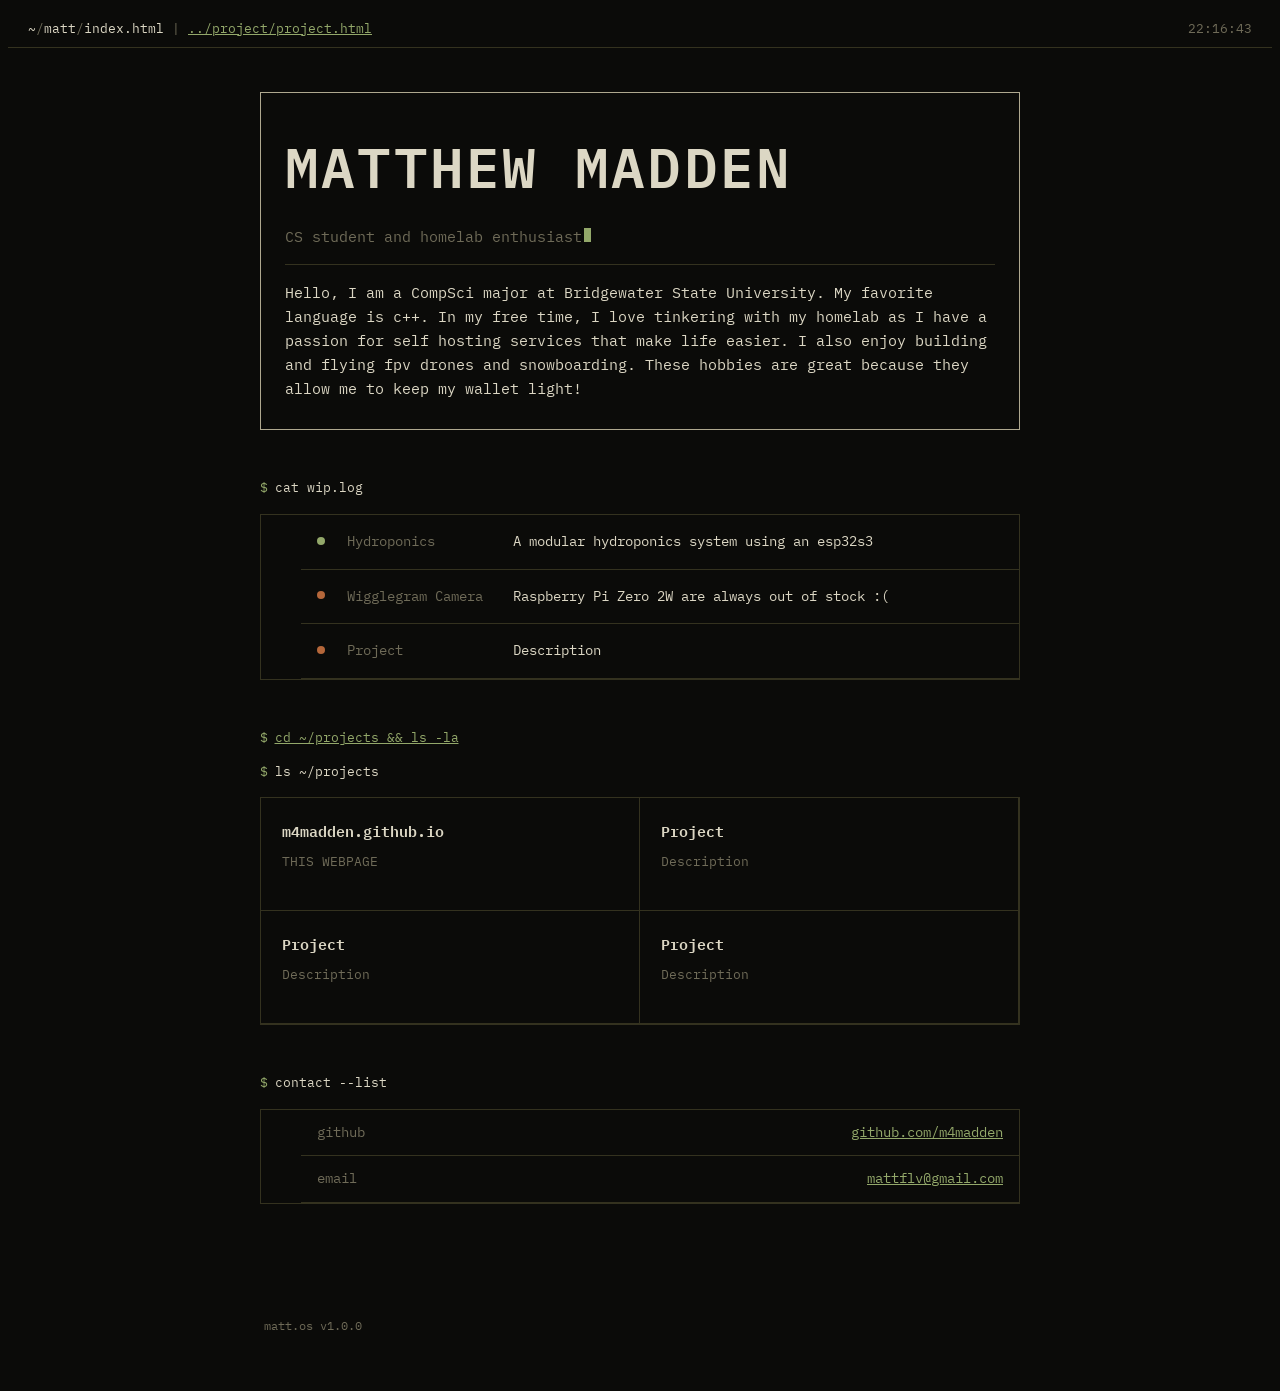
<file: index.html>
<!--
Needs updates to conform to new standard set by project.html
-->

<!DOCTYPE html>
<html lang="en" data-theme="dark">
<head>
    <meta charset="UTF-8">
    <meta name="viewport" content="width=device-width, initial-scale=1.0"><!-- WIP TODO: implement size for mobile -->
    <title>matthew madden</title>
    <meta name="description" content="Matt Madden — CS student and homelab enthusiast">
    <link href="https://fonts.googleapis.com/css2?family=IBM+Plex+Mono:wght@400;500;600;700&display=swap" rel="stylesheet">
    <link rel="stylesheet" href="styles.css">
</head>

<body>
    <div class="topbar">
        <div class="path">~<span class="sep">/</span>matt<span class="sep">/</span>index.html <span class="sep">|</span> <a href="project/project.html">../project/project.html</a></div>
        <div class="clock" id="clock"></div>
    </div>
    <main>
        <section class="block about">
            <p class="big">MATTHEW MADDEN</p>
            <p class="code" id="code"></p>
            <div class="bio">
                <p> 
                    Hello, I am a CompSci major at Bridgewater State University.
                    My favorite language is c++. In my free time, I love tinkering with my homelab as I have a passion for self hosting
                    services that make life easier. I also enjoy building and flying fpv drones and snowboarding. 
                    These hobbies are great because they allow me to keep my wallet light!
                </p>
            </div>
        </section>

    <section class="block">
        <p class="prompt"><span class="term">$</span> <span class="cmd">cat wip.log</span></p>
        <ul class="log">
            <li>
                <span class="dot active"></span>
                <span class="tag"> Hydroponics </span>
                <span class="msg"> A modular hydroponics system using an esp32s3 </span>
            </li>

            <li>
                <span class="dot blocked"></span>
                <span class="tag"> Wigglegram Camera </span>
                <span class="msg">Raspberry Pi Zero 2W are always out of stock :(</span>
            </li>

            <li>
                <span class="dot blocked"></span>
                <span class="tag">Project</span>
                <span class="msg">Description</span>
            </li>
        </ul>
    </section>
    
    <section class="block">
        <p class="prompt"><span class="term">$</span> <span class="cmd"><a href="project/project.html">cd ~/projects &amp;&amp; ls -la</a></span></p>
        <p class="prompt"><span class="term">$</span> <span class="cmd">ls ~/projects</span></p>
        <div class="projects">
            <!-- Needs updates from project.html -->
            <article class="project">
                <h3>m4madden.github.io</h3>
                <p>THIS WEBPAGE</p>
            </article>

            <article class="project">
                <h3>Project</h3>
                <p>Description</p>
            </article>

            <article class="project">
                <h3>Project</h3>
                <p>Description</p>
            </article>

            <article class="project">
                <h3>Project</h3>
                <p>Description</p>
            </article>

        </div>
    </section>

    <section class="block">
        <p class="prompt"><span class="term">$</span> <span class="cmd">contact --list</span></p>
        <ul class="contact-list">
            <li><span class="key">github</span> <a href="https://github.com/m4madden">github.com/m4madden</a></li>
            <li><span class="key">email</span> <a href="mailto:mattflv@gmail.com">mattflv@gmail.com</a></li>
        </ul>
    </section>

    </main>
    <footer>
        <span>matt.os v1.0.0</span>
    </footer>   
    <script src="type.js"></script>
</body>
</file>
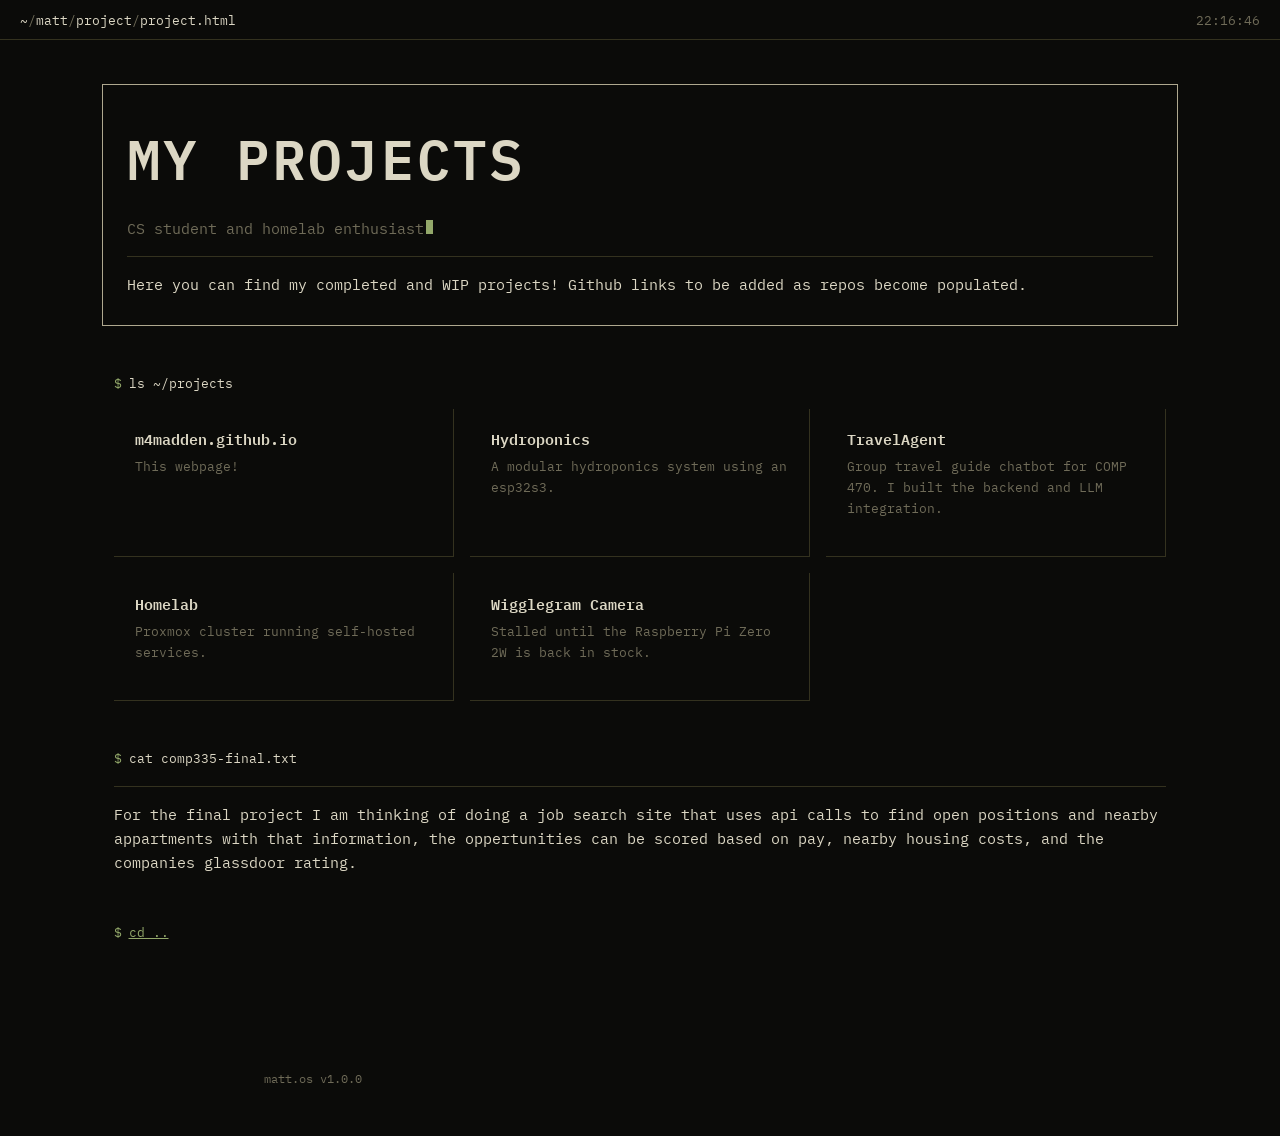
<file: project/project.html>
<!---
index.html must have a link to project.html
project.html must
    use embedded or external CSS (Not inline)
    use @media
    use bootstrap Grid System
project.html must
    have list of computer science projects that you had so far (either internship,
    class, or for fun) and description.
project.html must
    have description for COMP335 final group project idea
-->

<!DOCTYPE html>
<html lang="en" data-theme="dark">
    <head>
        <meta charset="UTF-8">
        <meta name="viewport" content="width=device-width, initial-scale=1.0">
        <title>matthew madden | projects</title>
        <meta name="description" content="Matt Madden — CS student and homelab enthusiast">
        <link href="https://fonts.googleapis.com/css2?family=IBM+Plex+Mono:wght@400;500;600;700&display=swap" rel="stylesheet">
        <link href="https://cdnjs.cloudflare.com/ajax/libs/bootstrap/5.3.3/css/bootstrap.min.css" rel="stylesheet">
        <link rel="stylesheet" href="../styles.css">
        <link rel="stylesheet" href="project.css">
    </head>

    <body>
        <div class="topbar">
            <div class="path">~<span class="sep">/</span>matt<span class="sep">/</span>project<span class="sep">/</span>project.html</div>
            <div class="clock" id="clock"></div>
        </div>

        <main class="container">
            <div class="row">

                <section class="block about col-12">
                    <p class="big">MY PROJECTS</p>
                    <p class="code" id="code"></p>
                    <div class="bio">
                        <p>
                            Here you can find my completed and WIP projects! Github links to be added as repos become
                            populated.
                        </p>
                    </div>
                </section>

                <section class="block col-12">
                    <p class="prompt"><span class="term">$</span> <span class="cmd">ls ~/projects</span></p>
                    <div class="row g-3">

                        <div class="col-12 col-md-6 col-lg-4">
                            <article class="project h-100">
                                <h3>m4madden.github.io</h3>
                                <p>This webpage!</p>
                            </article>
                        </div>

                        <div class="col-12 col-md-6 col-lg-4">
                            <article class="project h-100">
                                <h3>Hydroponics</h3>
                                <p>A modular hydroponics system using an esp32s3.</p>
                            </article>
                        </div>

                        <div class="col-12 col-md-6 col-lg-4">
                            <article class="project h-100">
                                <h3>TravelAgent</h3>
                                <p>Group travel guide chatbot for COMP 470. I built the backend and LLM integration.</p>
                            </article>
                        </div>

                        <div class="col-12 col-md-6 col-lg-4">
                            <article class="project h-100">
                                <h3>Homelab</h3>
                                <p>Proxmox cluster running self-hosted services.</p>
                            </article>
                        </div>

                        <div class="col-12 col-md-6 col-lg-4">
                            <article class="project h-100">
                                <h3>Wigglegram Camera</h3>
                                <p>Stalled until the Raspberry Pi Zero 2W is back in stock.</p>
                            </article>
                        </div>

                    </div>
                </section>

                <section class="block col-12">
                    <p class="prompt"><span class="term">$</span> <span class="cmd">cat comp335-final.txt</span></p>
                    <div class="bio">
                        <p>
                            For the final project I am thinking of doing a job search site that uses api calls to find open positions and nearby appartments
                            with that information, the oppertunities can be scored based on pay, nearby housing costs, and the companies glassdoor rating.
                        </p>
                    </div>
                </section>

                <section class="block col-12">
                    <p class="prompt"><span class="term">$</span> <span class="cmd"><a href="../index.html">cd ..</a></span></p>
                </section>

            </div>
        </main>

        <footer>
            <span>matt.os v1.0.0</span>
        </footer>
        <script src="../type.js"></script>
    </body>
</html>
</file>
<file: styles.css>
:root[data-theme="dark"] {
--bg: #0b0b09;
--panel: #121210;
--fg: #dcd7c4;
--fg-dim: #6f6b58;
--accent: #93a86a;
--accent-2: #b5673a;
--border: #34321f;
--border-strong: #afa88f;
}

* { box-sizing: border-box; }

html, body {
    background: var(--bg);
    color: var(--fg);
}

body {
    font-family: 'IBM Plex Mono', monospace;
    font-size: 15px;
    line-height: 1.6;
}

/* Link color */
a { color: var(--accent); }
/* highlight color */
::selection { background: var(--accent); color: var(--bg); }

/* top bar */

.topbar {
    display: flex;
    justify-content: space-between;
    align-items: center;
    gap: 1rem;
    padding: .6rem 1.25rem;
    border-bottom: 1px solid var(--border);
    font-size: 12.5px;
    color: var(--fg-dim);
    flex-wrap: wrap;
}
.topbar .path { color: var(--fg); }
.topbar .path .sep { color: var(--fg-dim); }

/* layout */
main {
    max-width: 800px;
    margin: 0 auto;
    padding: 2.75rem 1.25rem 4rem;
}

.block { margin-bottom: 3rem; }

/* text following $ */
.prompt {
    display: flex;
    align-items: baseline;
    gap: .5em;
    color: var(--fg-dim);
    font-size: 13px;
    margin-bottom: .85rem;
}
.prompt .term { color: var(--accent); }
.prompt .cmd { color: var(--fg); }


/* about */
.about {
    border: 1px solid var(--border-strong);
    padding: 1.75rem 1.5rem;
}
.big {
    font-size: 3.5rem;
    font-weight: 600;
    letter-spacing: .04em;
    margin: 0 0 .9rem;
}
/*WIP*/
.code {
    color: var(--fg-dim);
    font-size: 14.5px;
}
.cursor {
    display: inline-block;
    width: .5em;
    height: 1em;
    background: var(--accent);
    margin-left: 2px;
    animation: blink 1s steps(1) infinite;
}
 
@keyframes blink { 50% { opacity: 0; } }

.bio {
    margin-top: 1rem;
    padding-top: 1rem;
    border-top: 1px solid var(--border);
    color: var(--fg);
}
.bio p { margin: 0 0 1rem; }
.bio p:last-child { margin-bottom: 0; }


/* wip projects github links eventually */
.log { border: 1px solid var(--border); }
.log li {
    list-style: none;
    display: grid;
    grid-template-columns: 14px 150px 1fr;
    gap: 1rem;
    align-items: start;
    padding: 1rem 1rem;
    border-bottom: 1px solid var(--border);
    font-size: 13.5px;
}

.dot { width: 8px; height: 8px; border-radius: 50%; margin-top: .4em; }
.dot.active { background: var(--accent); }
.dot.blocked { background: var(--accent-2); }
.log .tag { color: var(--fg-dim); }
.log .msg { color: var(--fg); }

/* projects */
.projects {
    display: grid;
    grid-template-columns: 1fr 1fr;
    border: 1px solid var(--border);
}
.project {
    padding: 1.4rem 1.3rem;
    border-right: 1px solid var(--border);
    border-bottom: 1px solid var(--border);
}
.project h3 {
    margin: 0 0 .5rem;
    font-size: 15px;
    font-weight: 600;
}
.project p {
    margin: 0 0 .9rem;
    color: var(--fg-dim);
    font-size: 13px;
}

/* contact */
.contact-list li {
    display: flex;
    justify-content: space-between;
    padding: .75rem 1rem;
    border-bottom: 1px solid var(--border);
    font-size: 13.5px;
}
.contact-list { border: 1px solid var(--border);}
.contact-list .key { color: var(--fg-dim); }

footer {
    max-width: 800px;
    margin: auto;
    padding: 0 1.5rem 3rem; 
    color: var(--fg-dim);
    font-size: 12px;
}
</file>
<file: project/project.css>
main.container {
    max-width: 1100px;
}

main.container > .row {
    margin-left: 0;
    margin-right: 0;
}
 
@media (max-width: 800px) {
    .block .big {
        font-size: 1.5rem;
        word-break: break-word;
    }
 
}

@media (max-width: 480px) {
    .project h3 {
        font-size: 1rem;
    }
 
    footer {
        font-size: 0.75rem;
    }
}
</file>
